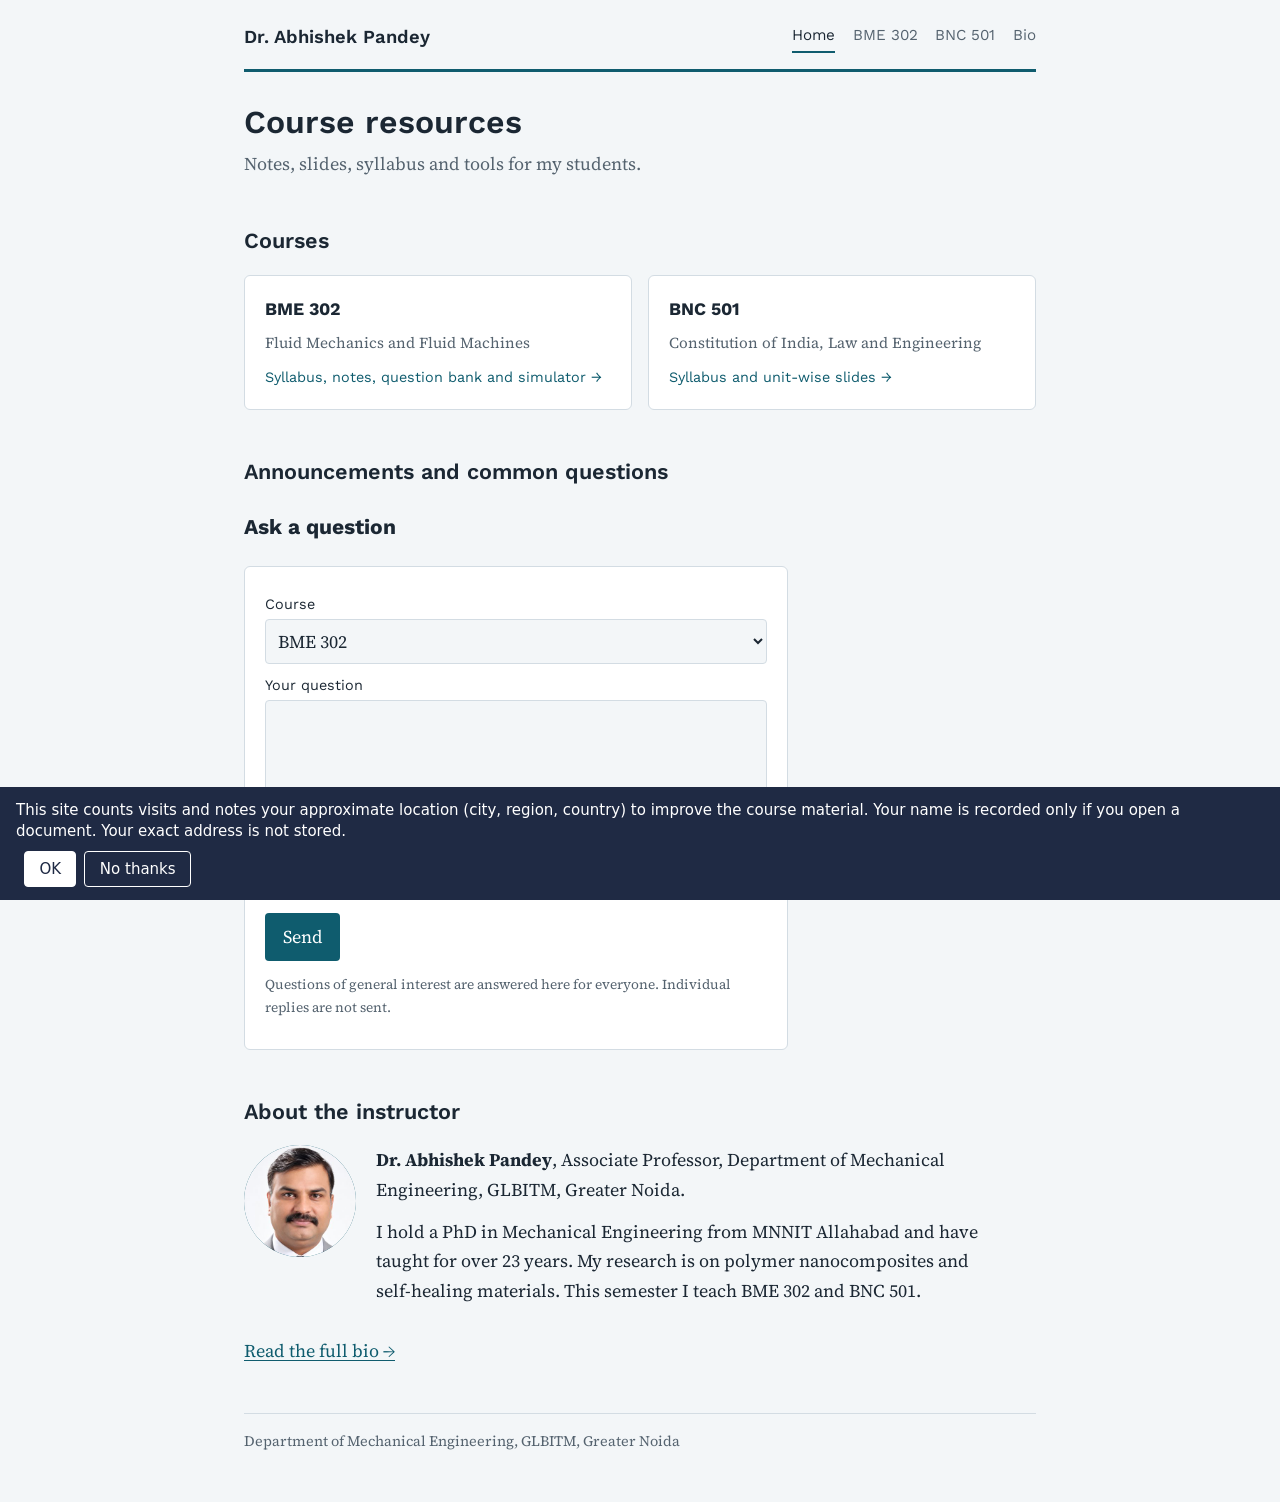
<file: index.html>
<!DOCTYPE html>
<html lang="en">
<head>
<meta charset="utf-8">
<meta name="viewport" content="width=device-width, initial-scale=1">
<title>Course resources: BME 302 and BNC 501</title>
<link rel="preconnect" href="https://fonts.googleapis.com">
<link href="https://fonts.googleapis.com/css2?family=Source+Serif+4:wght@400;600&family=Work+Sans:wght@500;600&display=swap" rel="stylesheet">
<link rel="stylesheet" href="style.css">
<script src="config.js"></script>
<script src="site.js" defer></script>
</head>
<body>
<div class="site">
<div class="top"><a class="brand" href="index.html">Dr. Abhishek Pandey</a><nav><a href="index.html" aria-current="page">Home</a><a href="bme302.html">BME 302</a><a href="bnc501.html">BNC 501</a><a href="bio.html">Bio</a></nav></div>
<main>
<h1>Course resources</h1>
<p class="lead">Notes, slides, syllabus and tools for my students.</p>
<section aria-labelledby="courses"><h2 id="courses">Courses</h2>
<div class="cards">
<a class="card" href="bme302.html"><h3>BME 302</h3><p>Fluid Mechanics and Fluid Machines</p><span class="go">Syllabus, notes, question bank and simulator &rarr;</span></a>
<a class="card" href="bnc501.html"><h3>BNC 501</h3><p>Constitution of India, Law and Engineering</p><span class="go">Syllabus and unit-wise slides &rarr;</span></a>
</div></section>
<section id="board" aria-labelledby="bh" hidden>
<h2 id="bh">Announcements and common questions</h2>
<h3 id="ann-h" hidden>Announcements</h3><div id="ann"></div>
<h3 id="faq-h" hidden>Common questions</h3><div id="faq"></div>
<h3>Ask a question</h3>
<form id="qform" class="qform">
<label for="qc">Course</label><select id="qc"><option>BME 302</option><option>BNC 501</option><option>Other</option></select>
<label for="q">Your question</label><textarea id="q" rows="3" required></textarea>
<label for="qn">Your name (optional)</label><input id="qn" autocomplete="off">
<button type="submit">Send</button>
<p id="qmsg" class="small" role="status">Questions of general interest are answered here for everyone. Individual replies are not sent.</p>
</form>
</section>
<section aria-labelledby="about"><h2 id="about">About the instructor</h2>
<div class="bio"><img class="avatar" alt="Dr. Abhishek Pandey" src="photo.jpg"><div><p><strong>Dr. Abhishek Pandey</strong>, Associate Professor, Department of Mechanical Engineering, GLBITM, Greater Noida.</p><p>I hold a PhD in Mechanical Engineering from MNNIT Allahabad and have taught for over 23 years. My research is on polymer nanocomposites and self-healing materials. This semester I teach BME 302 and BNC 501.</p></div></div>
<p><a href="bio.html">Read the full bio &rarr;</a></p></section>
</main>
<footer>Department of Mechanical Engineering, GLBITM, Greater Noida<br><span id="stat"></span></footer>
</div>
</body>
</html>
</file>
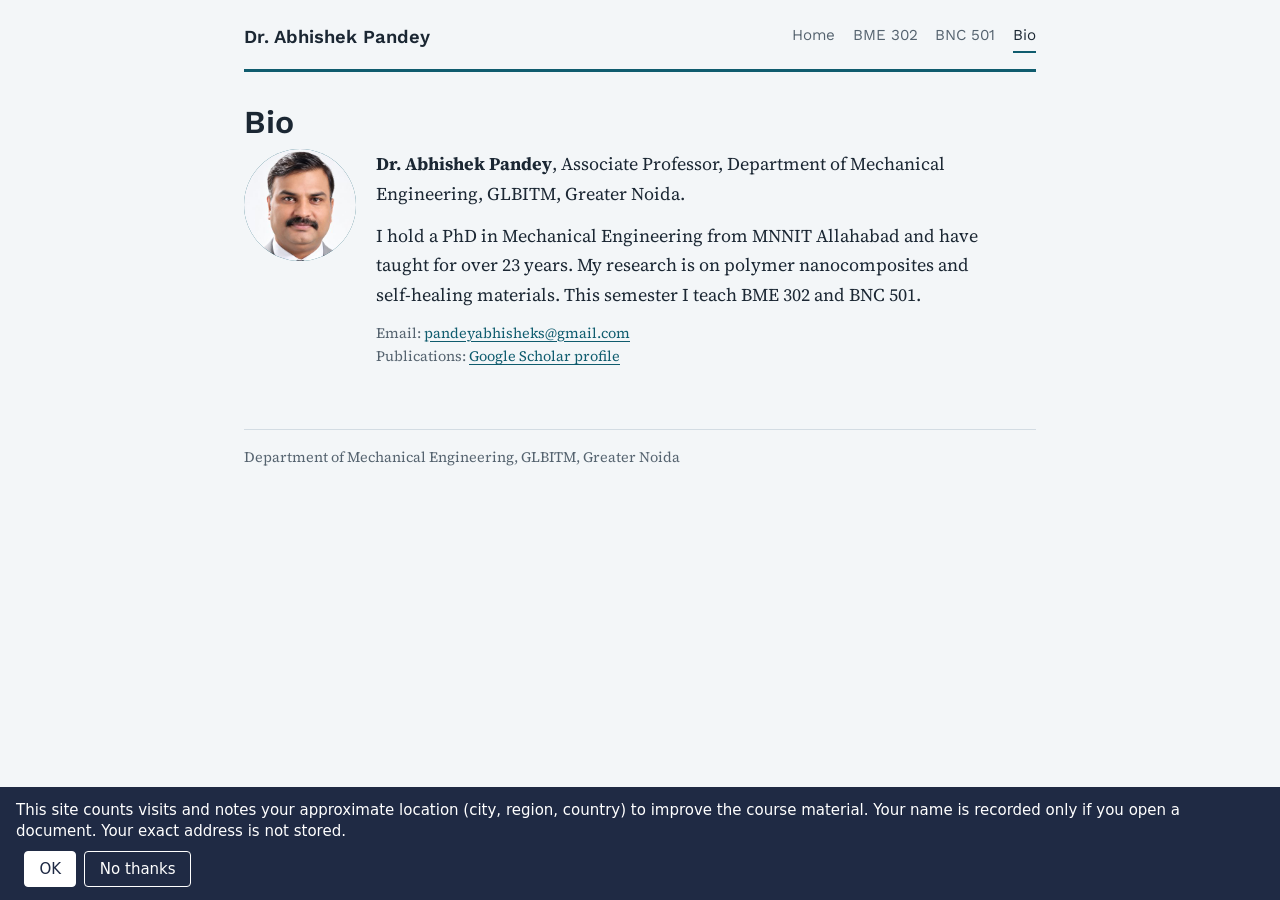
<file: bio.html>
<!DOCTYPE html>
<html lang="en">
<head>
<meta charset="utf-8">
<meta name="viewport" content="width=device-width, initial-scale=1">
<title>Bio: Dr. Abhishek Pandey</title>
<link rel="preconnect" href="https://fonts.googleapis.com">
<link href="https://fonts.googleapis.com/css2?family=Source+Serif+4:wght@400;600&family=Work+Sans:wght@500;600&display=swap" rel="stylesheet">
<link rel="stylesheet" href="style.css">
<script src="config.js"></script>
<script src="site.js" defer></script>
</head>
<body>
<div class="site">
<div class="top"><a class="brand" href="index.html">Dr. Abhishek Pandey</a><nav><a href="index.html">Home</a><a href="bme302.html">BME 302</a><a href="bnc501.html">BNC 501</a><a href="bio.html" aria-current="page">Bio</a></nav></div>
<main>
<h1>Bio</h1>
<section aria-labelledby="bio"><div class="bio"><img class="avatar" alt="Dr. Abhishek Pandey" src="photo.jpg"><div><p><strong>Dr. Abhishek Pandey</strong>, Associate Professor, Department of Mechanical Engineering, GLBITM, Greater Noida.</p><p>I hold a PhD in Mechanical Engineering from MNNIT Allahabad and have taught for over 23 years. My research is on polymer nanocomposites and self-healing materials. This semester I teach BME 302 and BNC 501.</p><p class="note">Email: <a href="mailto:pandeyabhisheks@gmail.com">pandeyabhisheks@gmail.com</a><br>Publications: <a href="https://scholar.google.com/citations?user=23wGDJIAAAAJ&amp;hl=en" target="_blank" rel="noopener">Google Scholar profile</a></p></div></div></section>
</main>
<footer>Department of Mechanical Engineering, GLBITM, Greater Noida<br><span id="stat"></span></footer>
</div>
</body>
</html>
</file>
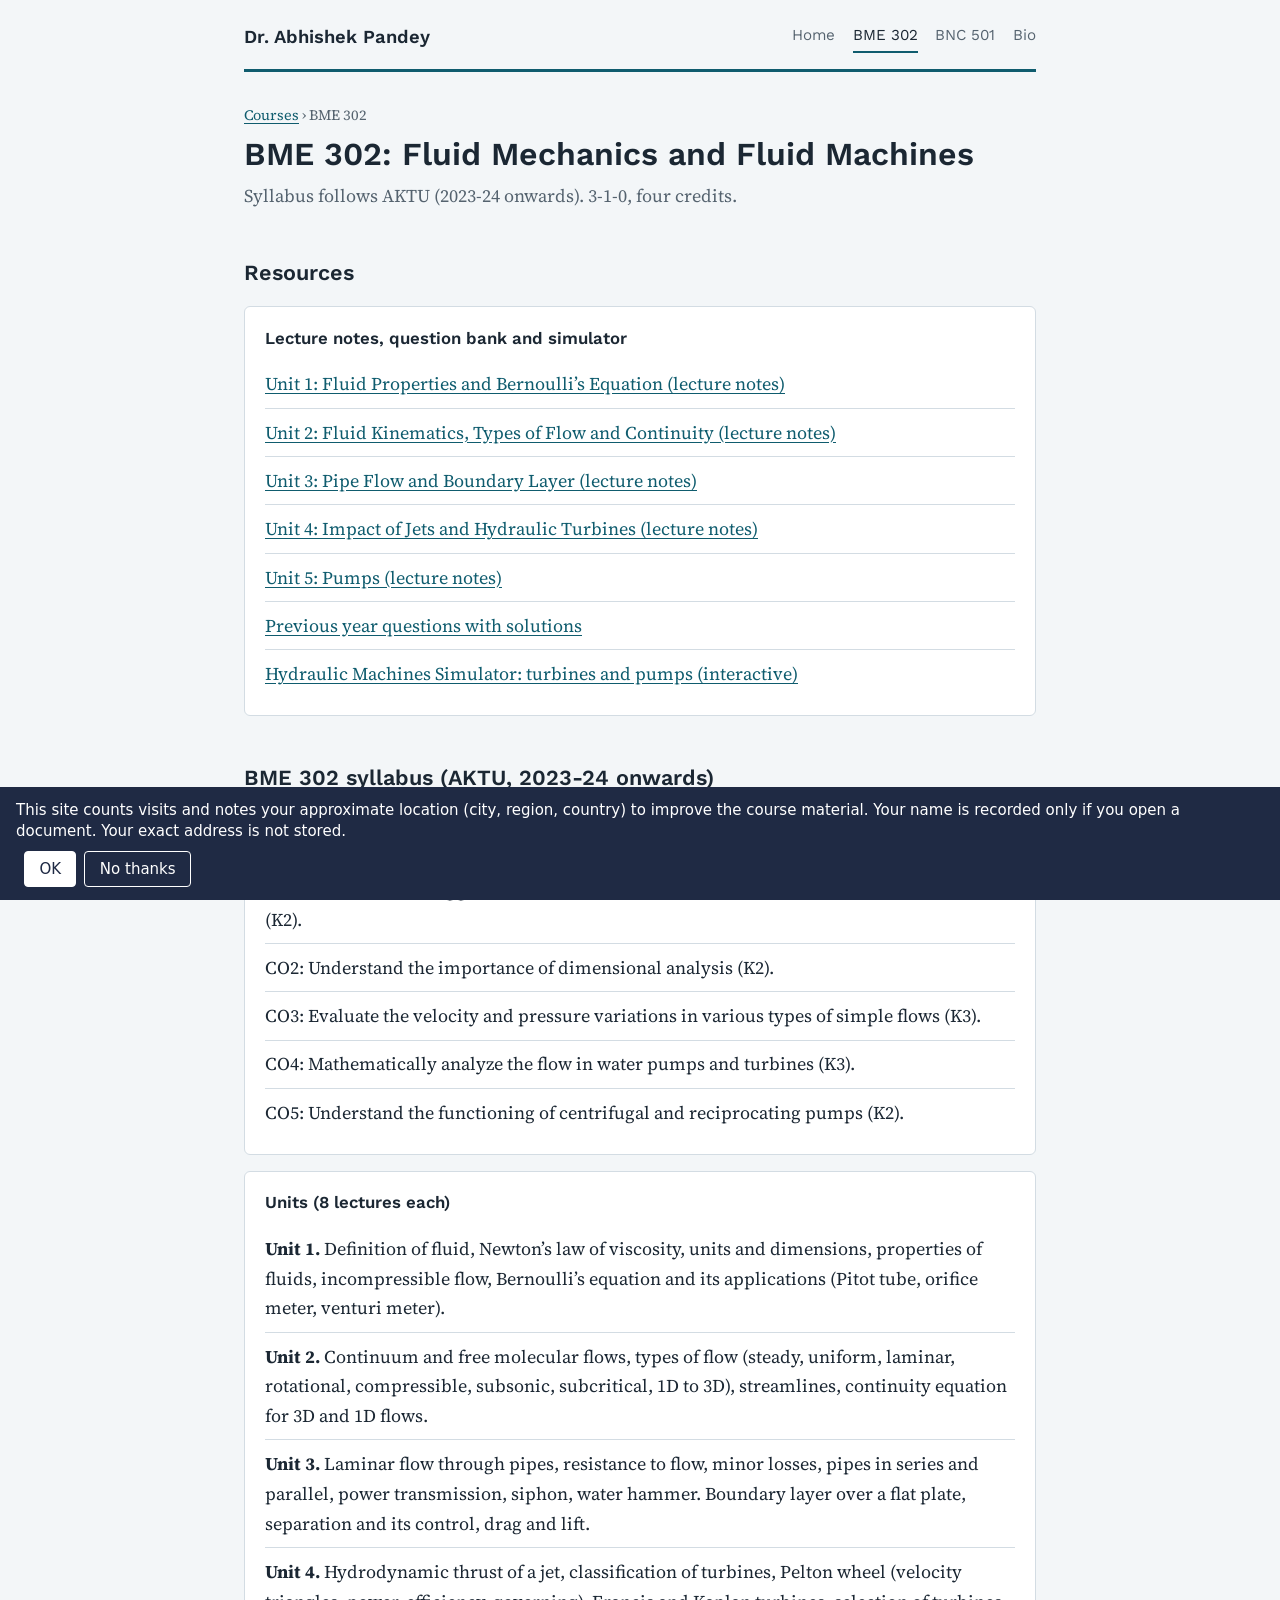
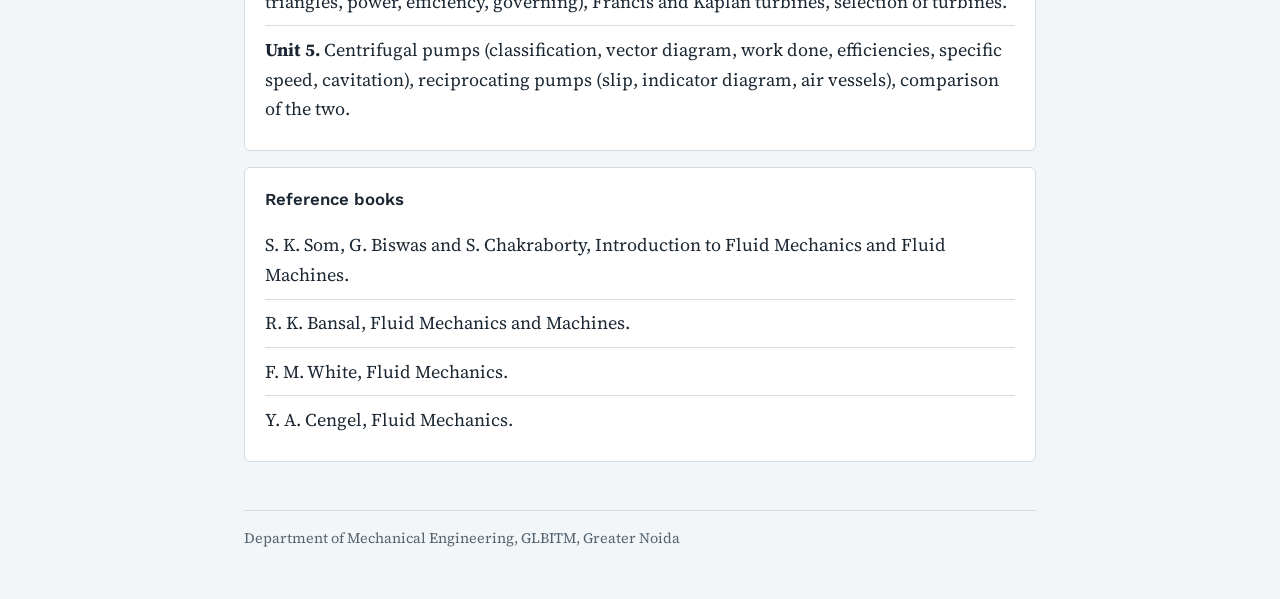
<file: bme302.html>
<!DOCTYPE html>
<html lang="en">
<head>
<meta charset="utf-8">
<meta name="viewport" content="width=device-width, initial-scale=1">
<title>BME 302: Fluid Mechanics and Fluid Machines</title>
<link rel="preconnect" href="https://fonts.googleapis.com">
<link href="https://fonts.googleapis.com/css2?family=Source+Serif+4:wght@400;600&family=Work+Sans:wght@500;600&display=swap" rel="stylesheet">
<link rel="stylesheet" href="style.css">
<script src="config.js"></script>
<script src="site.js" defer></script>
</head>
<body>
<div class="site">
<div class="top"><a class="brand" href="index.html">Dr. Abhishek Pandey</a><nav><a href="index.html">Home</a><a href="bme302.html" aria-current="page">BME 302</a><a href="bnc501.html">BNC 501</a><a href="bio.html">Bio</a></nav></div>
<main>
<p class="crumb"><a href="index.html">Courses</a> &rsaquo; BME 302</p>
<h1>BME 302: Fluid Mechanics and Fluid Machines</h1>
<p class="lead">Syllabus follows AKTU (2023-24 onwards). 3-1-0, four credits.</p>
<section aria-labelledby="res"><h2 id="res">Resources</h2>
<div class="group">
    <h3>Lecture notes, question bank and simulator</h3>
    <ul>
      <li><a href="viewer.html?f=BME302_Unit_I_Lecture_Notes.pdf">Unit 1: Fluid Properties and Bernoulli’s Equation (lecture notes)</a></li>
      <li><a href="viewer.html?f=BME302_Unit_II_Lecture_Notes.pdf">Unit 2: Fluid Kinematics, Types of Flow and Continuity (lecture notes)</a></li>
      <li><a href="viewer.html?f=BME302_Unit_III_Lecture_Notes.pdf">Unit 3: Pipe Flow and Boundary Layer (lecture notes)</a></li>
      <li><a href="viewer.html?f=BME302_Unit_IV_Lecture_Notes.pdf">Unit 4: Impact of Jets and Hydraulic Turbines (lecture notes)</a></li>
      <li><a href="viewer.html?f=BME302_Unit_V_Lecture_Notes.pdf">Unit 5: Pumps (lecture notes)</a></li>
      <li><a href="viewer.html?f=BME302_PYQ_Solutions.pdf">Previous year questions with solutions</a></li>
      <li><a href="hydraulic-machines-simulator.html" target="_blank" rel="noopener">Hydraulic Machines Simulator: turbines and pumps (interactive)</a></li>
    </ul>
  </div></section>
<section aria-labelledby="syl">
  <h2 id="syl">BME 302 syllabus (AKTU, 2023-24 onwards)</h2>
  <div class="group">
    <h3>Course outcomes</h3>
    <ul>
      <li>CO1: Understand the application of mass and momentum conservation laws for fluid flows (K2).</li>
      <li>CO2: Understand the importance of dimensional analysis (K2).</li>
      <li>CO3: Evaluate the velocity and pressure variations in various types of simple flows (K3).</li>
      <li>CO4: Mathematically analyze the flow in water pumps and turbines (K3).</li>
      <li>CO5: Understand the functioning of centrifugal and reciprocating pumps (K2).</li>
    </ul>
  </div>
  <div class="group">
    <h3>Units (8 lectures each)</h3>
    <ul>
      <li><strong>Unit 1.</strong> Definition of fluid, Newton’s law of viscosity, units and dimensions, properties of fluids, incompressible flow, Bernoulli’s equation and its applications (Pitot tube, orifice meter, venturi meter).</li>
      <li><strong>Unit 2.</strong> Continuum and free molecular flows, types of flow (steady, uniform, laminar, rotational, compressible, subsonic, subcritical, 1D to 3D), streamlines, continuity equation for 3D and 1D flows.</li>
      <li><strong>Unit 3.</strong> Laminar flow through pipes, resistance to flow, minor losses, pipes in series and parallel, power transmission, siphon, water hammer. Boundary layer over a flat plate, separation and its control, drag and lift.</li>
      <li><strong>Unit 4.</strong> Hydrodynamic thrust of a jet, classification of turbines, Pelton wheel (velocity triangles, power, efficiency, governing), Francis and Kaplan turbines, selection of turbines.</li>
      <li><strong>Unit 5.</strong> Centrifugal pumps (classification, vector diagram, work done, efficiencies, specific speed, cavitation), reciprocating pumps (slip, indicator diagram, air vessels), comparison of the two.</li>
    </ul>
  </div>
  <div class="group">
    <h3>Reference books</h3>
    <ul>
      <li>S. K. Som, G. Biswas and S. Chakraborty, Introduction to Fluid Mechanics and Fluid Machines.</li>
      <li>R. K. Bansal, Fluid Mechanics and Machines.</li>
      <li>F. M. White, Fluid Mechanics.</li>
      <li>Y. A. Cengel, Fluid Mechanics.</li>
    </ul>
  </div>
</section>
</main>
<footer>Department of Mechanical Engineering, GLBITM, Greater Noida<br><span id="stat"></span></footer>
</div>
</body>
</html>
</file>
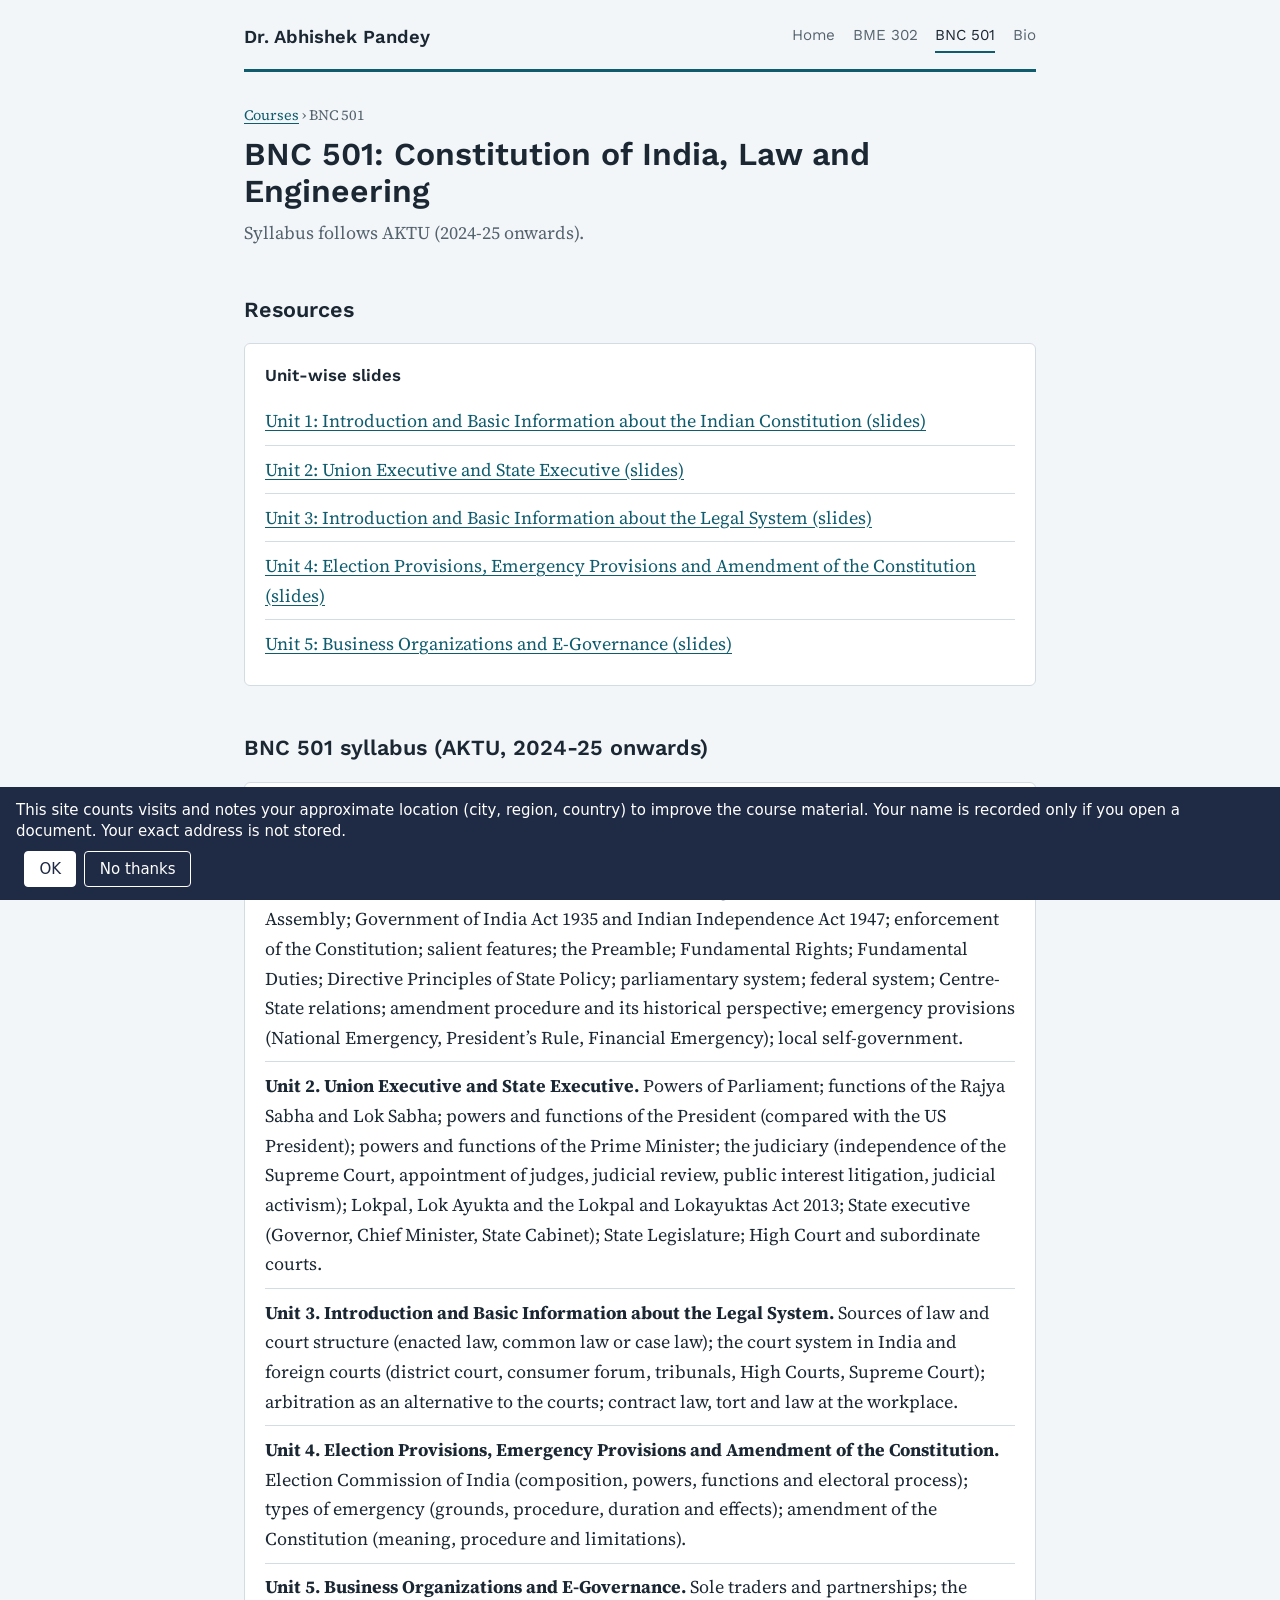
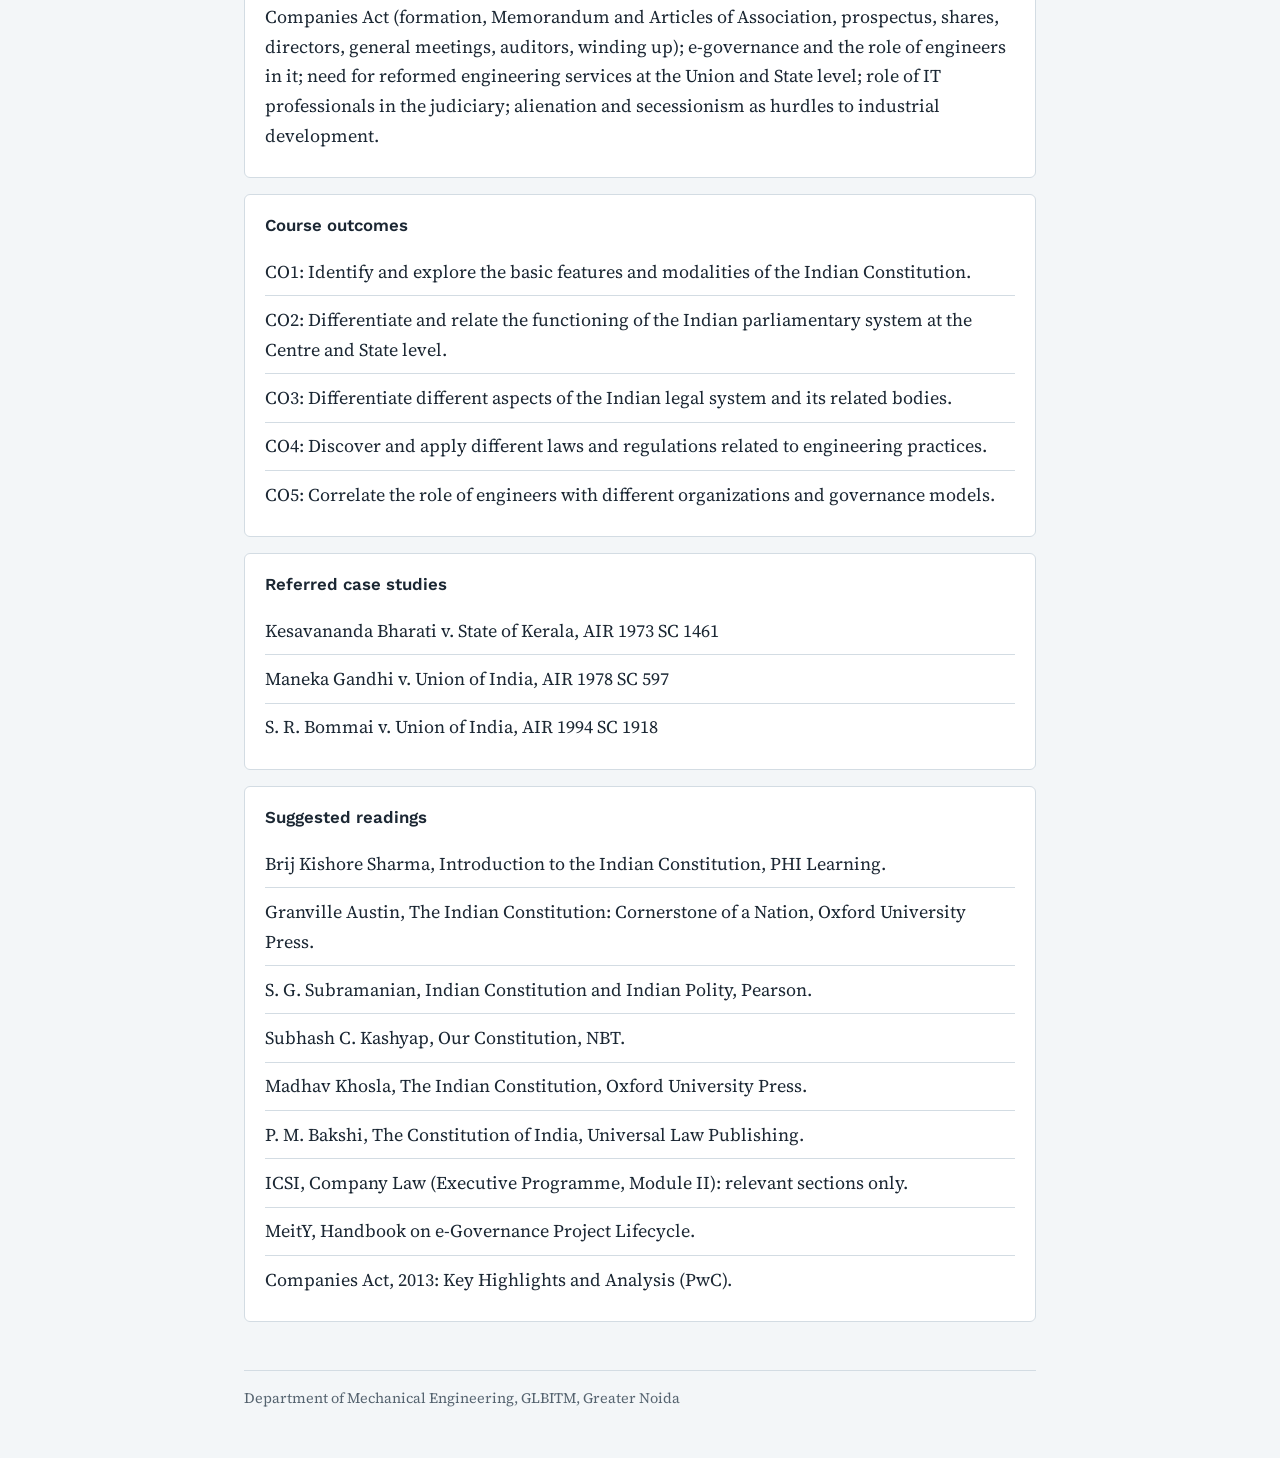
<file: bnc501.html>
<!DOCTYPE html>
<html lang="en">
<head>
<meta charset="utf-8">
<meta name="viewport" content="width=device-width, initial-scale=1">
<title>BNC 501: Constitution of India, Law and Engineering</title>
<link rel="preconnect" href="https://fonts.googleapis.com">
<link href="https://fonts.googleapis.com/css2?family=Source+Serif+4:wght@400;600&family=Work+Sans:wght@500;600&display=swap" rel="stylesheet">
<link rel="stylesheet" href="style.css">
<script src="config.js"></script>
<script src="site.js" defer></script>
</head>
<body>
<div class="site">
<div class="top"><a class="brand" href="index.html">Dr. Abhishek Pandey</a><nav><a href="index.html">Home</a><a href="bme302.html">BME 302</a><a href="bnc501.html" aria-current="page">BNC 501</a><a href="bio.html">Bio</a></nav></div>
<main>
<p class="crumb"><a href="index.html">Courses</a> &rsaquo; BNC 501</p>
<h1>BNC 501: Constitution of India, Law and Engineering</h1>
<p class="lead">Syllabus follows AKTU (2024-25 onwards).</p>
<section aria-labelledby="res"><h2 id="res">Resources</h2>
<div class="group">
    <h3>Unit-wise slides</h3>
    <ul>
      <li><a href="viewer.html?f=BNC501_Unit_1.pdf">Unit 1: Introduction and Basic Information about the Indian Constitution (slides)</a></li>
      <li><a href="viewer.html?f=BNC501_Unit_2.pdf">Unit 2: Union Executive and State Executive (slides)</a></li>
      <li><a href="viewer.html?f=BNC501_Unit_3.pdf">Unit 3: Introduction and Basic Information about the Legal System (slides)</a></li>
      <li><a href="viewer.html?f=BNC501_Unit_4.pdf">Unit 4: Election Provisions, Emergency Provisions and Amendment of the Constitution (slides)</a></li>
      <li><a href="viewer.html?f=BNC501_Unit_5.pdf">Unit 5: Business Organizations and E-Governance (slides)</a></li>
    </ul>
  </div></section>
<section aria-labelledby="syl2">
  <h2 id="syl2">BNC 501 syllabus (AKTU, 2024-25 onwards)</h2>
  <div class="group">
    <h3>Units</h3>
    <ul>
      <li><strong>Unit 1. Introduction and Basic Information about the Indian Constitution.</strong> Meaning of constitution, law and constitutionalism; historical background of the Constituent Assembly; Government of India Act 1935 and Indian Independence Act 1947; enforcement of the Constitution; salient features; the Preamble; Fundamental Rights; Fundamental Duties; Directive Principles of State Policy; parliamentary system; federal system; Centre-State relations; amendment procedure and its historical perspective; emergency provisions (National Emergency, President’s Rule, Financial Emergency); local self-government.</li>
      <li><strong>Unit 2. Union Executive and State Executive.</strong> Powers of Parliament; functions of the Rajya Sabha and Lok Sabha; powers and functions of the President (compared with the US President); powers and functions of the Prime Minister; the judiciary (independence of the Supreme Court, appointment of judges, judicial review, public interest litigation, judicial activism); Lokpal, Lok Ayukta and the Lokpal and Lokayuktas Act 2013; State executive (Governor, Chief Minister, State Cabinet); State Legislature; High Court and subordinate courts.</li>
      <li><strong>Unit 3. Introduction and Basic Information about the Legal System.</strong> Sources of law and court structure (enacted law, common law or case law); the court system in India and foreign courts (district court, consumer forum, tribunals, High Courts, Supreme Court); arbitration as an alternative to the courts; contract law, tort and law at the workplace.</li>
      <li><strong>Unit 4. Election Provisions, Emergency Provisions and Amendment of the Constitution.</strong> Election Commission of India (composition, powers, functions and electoral process); types of emergency (grounds, procedure, duration and effects); amendment of the Constitution (meaning, procedure and limitations).</li>
      <li><strong>Unit 5. Business Organizations and E-Governance.</strong> Sole traders and partnerships; the Companies Act (formation, Memorandum and Articles of Association, prospectus, shares, directors, general meetings, auditors, winding up); e-governance and the role of engineers in it; need for reformed engineering services at the Union and State level; role of IT professionals in the judiciary; alienation and secessionism as hurdles to industrial development.</li>
    </ul>
  </div>
  <div class="group">
    <h3>Course outcomes</h3>
    <ul>
      <li>CO1: Identify and explore the basic features and modalities of the Indian Constitution.</li>
      <li>CO2: Differentiate and relate the functioning of the Indian parliamentary system at the Centre and State level.</li>
      <li>CO3: Differentiate different aspects of the Indian legal system and its related bodies.</li>
      <li>CO4: Discover and apply different laws and regulations related to engineering practices.</li>
      <li>CO5: Correlate the role of engineers with different organizations and governance models.</li>
    </ul>
  </div>
  <div class="group">
    <h3>Referred case studies</h3>
    <ul>
      <li>Kesavananda Bharati v. State of Kerala, AIR 1973 SC 1461</li>
      <li>Maneka Gandhi v. Union of India, AIR 1978 SC 597</li>
      <li>S. R. Bommai v. Union of India, AIR 1994 SC 1918</li>
    </ul>
  </div>
  <div class="group">
    <h3>Suggested readings</h3>
    <ul>
      <li>Brij Kishore Sharma, Introduction to the Indian Constitution, PHI Learning.</li>
      <li>Granville Austin, The Indian Constitution: Cornerstone of a Nation, Oxford University Press.</li>
      <li>S. G. Subramanian, Indian Constitution and Indian Polity, Pearson.</li>
      <li>Subhash C. Kashyap, Our Constitution, NBT.</li>
      <li>Madhav Khosla, The Indian Constitution, Oxford University Press.</li>
      <li>P. M. Bakshi, The Constitution of India, Universal Law Publishing.</li>
      <li>ICSI, Company Law (Executive Programme, Module II): relevant sections only.</li>
      <li>MeitY, Handbook on e-Governance Project Lifecycle.</li>
      <li>Companies Act, 2013: Key Highlights and Analysis (PwC).</li>
    </ul>
  </div>
</section>
</main>
<footer>Department of Mechanical Engineering, GLBITM, Greater Noida<br><span id="stat"></span></footer>
</div>
</body>
</html>
</file>
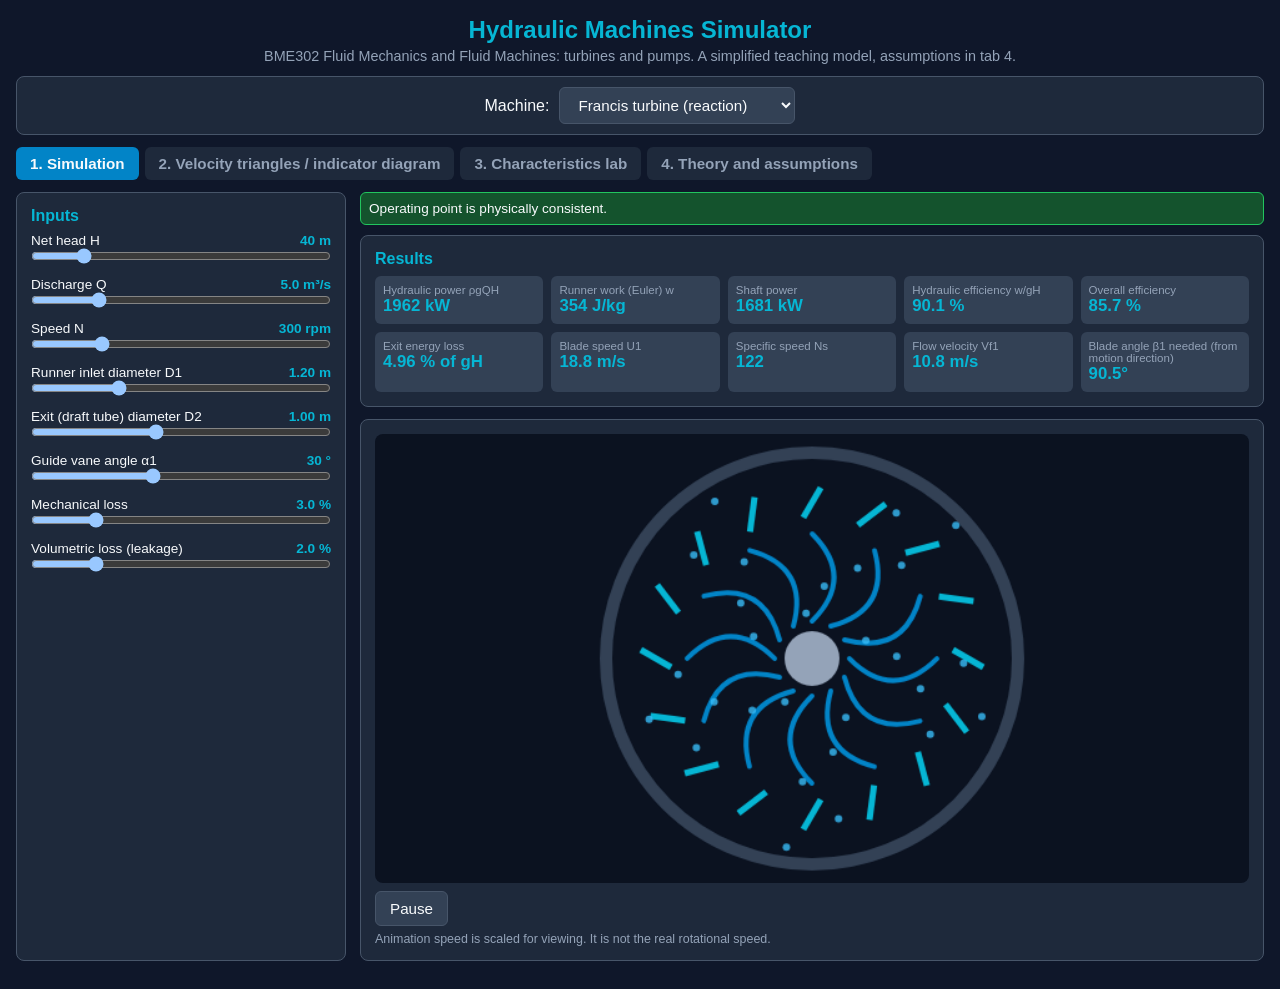
<file: hydraulic-machines-simulator.html>
<!DOCTYPE html>
<html lang="en"><head><meta charset="UTF-8"><meta name="viewport" content="width=device-width,initial-scale=1,viewport-fit=cover">
<title>Hydraulic Machines Simulator (BME302)</title>
<style>
:root{--bg:#0f172a;--c1:#1e293b;--c2:#334155;--ac:#06b6d4;--bl:#0284c7;--tx:#f8fafc;--mu:#94a3b8;--bd:#475569}
*{box-sizing:border-box;margin:0;padding:0;font-family:'Segoe UI',Tahoma,sans-serif}
body{background:var(--bg);color:var(--tx);padding:16px;padding-top:max(16px,env(safe-area-inset-top));padding-bottom:max(16px,env(safe-area-inset-bottom));min-height:100%}
html{background:#0f172a;color-scheme:dark}
h1{color:var(--ac);font-size:1.5rem;text-align:center}.sub{color:var(--mu);text-align:center;font-size:.9rem;margin:4px 0 12px}
.bar{display:flex;justify-content:center;gap:10px;align-items:center;background:var(--c1);padding:10px;border-radius:8px;border:1px solid var(--bd);margin-bottom:12px;flex-wrap:wrap}
select,button{background:var(--c2);color:var(--tx);border:1px solid var(--bd);padding:8px 14px;border-radius:6px;font-size:.95rem;cursor:pointer}
.tabs{display:flex;gap:6px;flex-wrap:wrap;margin-bottom:12px}.tabs button{border:0;background:var(--c1);color:var(--mu);font-weight:600}
.tabs button.on,button:hover{background:var(--bl);color:var(--tx)}
.tab{display:none}.tab.on{display:block}
.grid{display:grid;grid-template-columns:minmax(260px,330px) 1fr;gap:14px}@media(max-width:800px){.grid{grid-template-columns:1fr}}
.card{background:var(--c1);border:1px solid var(--bd);border-radius:8px;padding:14px;margin-bottom:12px}
.card h3{color:var(--ac);font-size:1rem;margin-bottom:8px}
.sl{margin-bottom:10px;font-size:.85rem}.sl span{float:right;color:var(--ac);font-weight:700}.sl input[type=range]{width:100%}
.chk{display:block;margin:6px 0;font-size:.9rem}
.res{display:grid;grid-template-columns:repeat(auto-fit,minmax(150px,1fr));gap:8px}
.res div{background:var(--c2);border-radius:6px;padding:8px}.res small{color:var(--mu);display:block;font-size:.72rem}.res b{font-size:1.05rem;color:var(--ac)}
.warn{background:#7f1d1d;border:1px solid #ef4444;border-radius:6px;padding:8px;margin-bottom:10px;font-size:.85rem}.ok{background:#14532d;border-color:#22c55e}
canvas{width:100%;background:#0b1220;border-radius:8px;display:block}
table{width:100%;border-collapse:collapse;font-size:.8rem;margin-top:8px}td,th{border:1px solid var(--bd);padding:4px 6px;text-align:right}th{background:var(--c2)}
.th{font-size:.9rem;line-height:1.6;color:#cbd5e1}.th p{margin-bottom:8px}.th code{background:var(--c2);padding:1px 5px;border-radius:4px;color:var(--tx)}
.note{color:var(--mu);font-size:.78rem;margin-top:6px}
</style></head><body>
<h1>Hydraulic Machines Simulator</h1>
<p class="sub">BME302 Fluid Mechanics and Fluid Machines: turbines and pumps. A simplified teaching model, assumptions in tab 4.</p>
<div class="bar"><label for="m">Machine:</label><select id="m" onchange="load(this.value)">
<optgroup label="Turbines"><option value="pelton">Pelton wheel (impulse)</option><option value="francis" selected>Francis turbine (reaction)</option><option value="kaplan">Kaplan turbine (axial)</option></optgroup>
<optgroup label="Pumps"><option value="cpump">Centrifugal pump</option><option value="rpump">Reciprocating pump</option></optgroup></select></div>
<div class="tabs"><button class="on" onclick="tab(0,this)">1. Simulation</button><button onclick="tab(1,this)">2. Velocity triangles / indicator diagram</button><button onclick="tab(2,this)">3. Characteristics lab</button><button onclick="tab(3,this)">4. Theory and assumptions</button></div>

<div class="tab on" id="t0"><div class="grid"><div class="card"><h3>Inputs</h3><div id="ctl"></div></div>
<div><div id="warn"></div><div class="card"><h3>Results</h3><div class="res" id="res"></div></div>
<div class="card"><canvas id="cv" width="700" height="360" role="img" aria-label="Animated diagram of the selected machine"></canvas><div style="margin-top:8px"><button id="pp" onclick="playing=!playing;this.textContent=playing?'Pause':'Play'">Pause</button></div>
<p class="note">Animation speed is scaled for viewing. It is not the real rotational speed.</p></div></div></div></div>

<div class="tab" id="t1"><div class="card"><h3 id="t1h"></h3><canvas id="tri" width="860" height="420" role="img" aria-label="Velocity triangles or indicator diagram"></canvas><p class="note" id="t1n"></p></div></div>

<div class="tab" id="t2"><div class="card"><h3 id="t2h"></h3><canvas id="ch" width="860" height="380" role="img" aria-label="Characteristic curves"></canvas><p class="note" id="t2n"></p>
<div style="overflow-x:auto"><table id="tb"></table></div></div></div>

<div class="tab" id="t3"><div class="card"><h3>Theory and assumptions</h3><div class="th" id="th"></div></div></div>

<script>
const $=i=>document.getElementById(i),G=9.81,RHO=1000,PI=Math.PI,DR=PI/180;
const S=(k,l,u,mn,mx,v,st)=>({k,l,u,mn,mx,v,st});
const lm=S('lm','Mechanical loss','%',0,15,3,.5),lv=S('lv','Volumetric loss (leakage)','%',0,10,2,.5);
const M={
pelton:{s:[S('H','Net head H','m',100,800,300,5),S('Q','Jet discharge Q','m³/s',.2,4,1,.05),S('N','Speed N','rpm',150,1000,500,10),S('D1','Pitch circle diameter D','m',.5,3,1.3,.05),S('phi','Bucket exit angle φ','°',5,40,15,1),lm,lv]},
francis:{s:[S('H','Net head H','m',10,200,40,1),S('Q','Discharge Q','m³/s',1,20,5,.1),S('N','Speed N','rpm',100,1000,300,10),S('D1','Runner inlet diameter D1','m',.5,3,1.2,.05),S('D2','Exit (draft tube) diameter D2','m',.3,2,1,.05),S('a1','Guide vane angle α1','°',10,60,30,1),lm,lv]},
kaplan:{s:[S('H','Net head H','m',5,50,15,1),S('Q','Discharge Q','m³/s',2,40,12,.5),S('N','Speed N','rpm',60,500,250,10),S('D1','Runner tip diameter D','m',1,5,2.6,.05),S('a1','Guide vane angle α1','°',10,60,26,1),lm,lv]},
cpump:{s:[S('N','Speed N','rpm',600,3000,1450,10),S('D2','Impeller diameter D2','m',.1,.6,.3,.01),S('b2','Impeller width b2','m',.01,.08,.025,.001),S('B','Blade outlet angle β2','°',15,45,25,1),S('D1','Eye diameter D1','m',.05,.3,.14,.01),S('Hs','Static head Hs','m',0,40,15,.5),S('K','Pipe resistance K (H = Hs + K·Q²)','',500,20000,4000,100),S('hs','Suction lift (negative if flooded)','m',-3,8,3,.1),S('T','Water temperature','°C',5,90,20,1)]},
rpump:{s:[S('N','Crank speed N','rpm',20,120,60,1),S('L','Stroke L','m',.1,.6,.3,.01),S('D','Piston diameter D','m',.05,.3,.15,.005),S('sl','Slip','%',0,15,4,.5),S('hs','Suction head hs','m',0,8,3,.1),S('hd','Delivery head hd','m',5,60,20,1),S('ls','Suction pipe length','m',1,15,3,.5),S('ds','Suction pipe diameter','m',.05,.2,.12,.005),S('ld','Delivery pipe length','m',2,40,8,1),S('dd','Delivery pipe diameter','m',.05,.2,.1,.005)],chk:[['dbl','Double acting'],['air','Air vessels fitted']]}};
let cur='francis',p={},playing=true,rot=0,last=0,R0=null,lab=null;
const nf=v=>v==null||isNaN(v)?'-':Math.abs(v)>=100?v.toFixed(0):Math.abs(v)>=10?v.toFixed(1):v.toFixed(2);
const dp=s=>(String(s.st).split('.')[1]||'').length;

function load(k){cur=k;p={};M[k].s.forEach(s=>p[s.k]=s.v);(M[k].chk||[]).forEach(c=>p[c[0]]=false);
 const h=M[k].s.map(s=>`<div class="sl"><label for="i_${s.k}">${s.l}</label><span id="v_${s.k}"></span><input type="range" id="i_${s.k}" min="${s.mn}" max="${s.mx}" step="${s.st}" value="${s.v}" oninput="upd()"></div>`).join('')+(M[k].chk||[]).map(c=>`<label class="chk"><input type="checkbox" id="i_${c[0]}" onchange="upd()"> ${c[1]}</label>`).join('');
 $('ctl').innerHTML=h;upd();}
function readp(){M[cur].s.forEach(s=>{p[s.k]=+$('i_'+s.k).value;$('v_'+s.k).textContent=p[s.k].toFixed(dp(s))+' '+s.u});(M[cur].chk||[]).forEach(c=>p[c[0]]=$('i_'+c[0]).checked)}

/* ---------- turbines ---------- */
function turb(q,k){
 const Pin=RHO*G*q.Q*q.H,Qr=q.Q*(1-q.lv/100),gh=G*q.H;let W,i,o,ex=[],U1;
 if(k=='pelton'){const V1=.98*Math.sqrt(2*gh);U1=PI*q.D1*q.N/60;const Vr=V1-U1,c=Math.cos(q.phi*DR),s=Math.sin(q.phi*DR);
  W=U1*Vr*(1+.95*c);i={U:U1,Vw:V1,Vf:0};o={U:U1,Vw:U1-.95*Vr*c,Vf:.95*Vr*s};
  ex=[['Jet speed V1',nf(V1)+' m/s'],['Jet diameter d',nf(Math.sqrt(4*Qr/PI/V1)*1000)+' mm'],['Speed ratio U/V1',(U1/V1).toFixed(2)]];}
 else{let A1,U2;if(k=='francis'){U1=PI*q.D1*q.N/60;U2=PI*q.D2*q.N/60;A1=PI*q.D1*.1*q.D1}else{U1=U2=PI*.7*q.D1*q.N/60;A1=PI/4*q.D1*q.D1*.84}
  const Vf1=Qr/A1,Vw=Vf1/Math.tan(q.a1*DR),Vf2=k=='francis'?Qr/(PI/4*q.D2*q.D2):Vf1;W=U1*Vw;i={U:U1,Vw,Vf:Vf1};o={U:U2,Vw:0,Vf:Vf2};
  ex=[['Flow velocity Vf1',nf(Vf1)+' m/s'],['Blade angle β1 needed (from motion direction)',nf(Math.atan2(Vf1,Vw-U1)/DR)+'°']];}
 const ke=(o.Vw*o.Vw+o.Vf*o.Vf)/2,Ps=RHO*Qr*W*(1-q.lm/100),w=[];
 if(W+ke>gh*1.001)w.push('Energy balance violated: runner work plus exit energy is more than the head available. Reduce N or D, or change the angle.');
 if(k=='pelton'&&U1>=.98*Math.sqrt(2*gh))w.push('Bucket speed is not below jet speed, so there is no useful jet action.');
 return{res:[['Hydraulic power ρgQH',nf(Pin/1e3)+' kW'],['Runner work (Euler) w',nf(W)+' J/kg'],['Shaft power',nf(Ps/1e3)+' kW'],['Hydraulic efficiency w/gH',nf(W/gh*100)+' %'],['Overall efficiency',nf(Ps/Pin*100)+' %'],['Exit energy loss',nf(ke/gh*100)+' % of gH'],['Blade speed U1',nf(U1)+' m/s'],['Specific speed Ns',nf(q.N*Math.sqrt(Ps/1e3)/Math.pow(q.H,1.25))],...ex],
  warn:w,tri:[['Inlet triangle',i],['Outlet triangle',o]],Ps,eta:Ps/Pin};}

/* ---------- centrifugal pump ---------- */
function cp(q){
 const U2=PI*q.D2*q.N/60,cot=1/Math.tan(q.B*DR),Ar=PI*q.D2*q.b2,sg=.85,kin=600*Math.pow(.3/q.D2,4);
 const Ht=x=>sg*U2*U2/G-U2*cot/G*x/Ar,Ha=x=>Ht(x)-kin*x*x,Hy=x=>q.Hs+q.K*x*x,Qm=sg*U2*Ar/cot;
 let lo=0,hi=Qm,Q=0;const w=[];
 if(Ha(0)>Hy(0)){for(let n=0;n<60;n++){const m=(lo+hi)/2;Ha(m)>Hy(m)?lo=m:hi=m}Q=(lo+hi)/2}else w.push('Shut-off head is below the static head, so the pump delivers no flow. Raise N or D2, or lower Hs.');
 const em=.95,ev=.96,eff=x=>{const h=Ha(x),t=Ht(x);return t>0&&h>0?h/t*em*ev*100:null},BP=x=>RHO*G*x/ev*Ht(x)/em/1e3;
 const H=Ha(Q),Hth=Ht(Q),Vf2=Q/Ar,Vw2=sg*U2-Vf2*cot,BPq=BP(Q);
 const pvm=Math.pow(10,8.07131-1730.63/(233.426+q.T))*.133322*1000/(RHO*G),hf=100*Q*Q;
 const Na=101.3e3/(RHO*G)-pvm-q.hs-hf,V1=Q/(PI/4*q.D1*q.D1),U1=PI*q.D1*q.N/60,Nr=1.1*V1*V1/2/G+.3*(V1*V1+U1*U1)/2/G;
 if(Q>0&&Na<Nr)w.push('Cavitation risk: NPSH available ('+nf(Na)+' m) is below NPSH required ('+nf(Nr)+' m). Reduce suction lift or water temperature.');
 const xs=[],n=40;for(let j=0;j<=n;j++)xs.push(Qm*j/n);
 return{res:[['Operating flow Q',nf(Q*1000)+' L/s'],['Operating head H',nf(H)+' m'],['Euler head (before losses)',nf(Hth)+' m'],['Hydraulic efficiency',nf(Hth>0?H/Hth*100:0)+' %'],['Overall efficiency',nf(Q>0?RHO*G*Q*H/1e3/BPq*100:0)+' %'],['Brake power',nf(BPq)+' kW'],['Specific speed Ns',nf(Q>0&&H>0?q.N*Math.sqrt(Q)/Math.pow(H,.75):0)],['NPSH available',nf(Na)+' m'],['NPSH required',nf(Nr)+' m']],
  warn:w,tri:[['Outlet triangle',{U:U2,Vw:Vw2,Vf:Vf2}]],Q,H,xs,Ha,Hy,eff,BP,Qm};}

/* ---------- reciprocating pump ---------- */
function rp(q){
 const om=2*PI*q.N/60,r=q.L/2,A=PI*q.D*q.D/4,k=q.dbl?2:1,Qt=k*A*q.L*q.N/60,Q=Qt*(1-q.sl/100),f=q.air?.1:1,Ha=10.33,w=[];
 const has=f*q.ls/G*(A/(PI/4*q.ds*q.ds))*om*om*r,had=f*q.ld/G*(A/(PI/4*q.dd*q.dd))*om*om*r,sepM=Ha-q.hs-has;
 if(sepM<2.5)w.push('Separation risk: absolute head at the start of the suction stroke is '+nf(sepM)+' m of water, below about 2.5 m. Fit an air vessel, shorten the suction pipe or lower hs.');
 const P=RHO*G*Q*(q.hs+q.hd)/1e3;
 return{res:[['Theoretical discharge',nf(Qt*1000)+' L/s'],['Actual discharge',nf(Q*1000)+' L/s'],['Slip',nf(q.sl)+' %'],['Suction acceleration head',nf(has)+' m'],['Delivery acceleration head',nf(had)+' m'],['Abs. head, start of suction',nf(sepM)+' m'],['Water power ρgQ(hs+hd)',nf(P)+' kW'],['Shaft power (80 % assumed)',nf(P/.8)+' kW']],
  warn:w,has,had,Ha,sepM,Q,P};}

function calc(q,k){return M[k].s.some(s=>s.k=='lv')?turb(q,k):k=='cpump'?cp(q):rp(q)}

function upd(){readp();const r=calc(p,cur);R0=r;
 $('res').innerHTML=r.res.map(x=>`<div><small>${x[0]}</small><b>${x[1]}</b></div>`).join('');
 $('warn').innerHTML=r.warn.length?r.warn.map(x=>`<div class="warn">${x}</div>`).join(''):'<div class="warn ok">Operating point is physically consistent.</div>';
 drawTri();drawLab();$('th').innerHTML=TH[cur];}
function tab(n,b){document.querySelectorAll('.tab').forEach((e,j)=>e.classList.toggle('on',j==n));document.querySelectorAll('.tabs button').forEach(e=>e.classList.remove('on'));b.classList.add('on')}

/* ---------- generic chart ---------- */
function chart(cv,Sr,xl,yl,yr,mark){
 const c=cv.getContext('2d'),W=cv.width,H=cv.height,L=64,Rr=yr?64:22,T=26,B=50;c.clearRect(0,0,W,H);
 const xs=Sr.flatMap(s=>s.x),x0=Math.min(...xs),x1=Math.max(...xs);
 const rg=a=>{const v=Sr.filter(s=>(s.ax||0)==a).flatMap(s=>s.y.filter(y=>y!=null));if(!v.length)return[0,1];let lo=Math.min(0,...v),hi=Math.max(...v);if(hi<=lo)hi=lo+1;return[lo,hi*1.08]};
 const Y=[rg(0),rg(1)],px=x=>L+(x-x0)/((x1-x0)||1)*(W-L-Rr),py=(y,a=0)=>H-B-(y-Y[a][0])/(Y[a][1]-Y[a][0])*(H-B-T);
 c.font='12px sans-serif';
 for(let i=0;i<=5;i++){const gy=T+i*(H-B-T)/5;c.strokeStyle='#334155';c.beginPath();c.moveTo(L,gy);c.lineTo(W-Rr,gy);c.stroke();
  [0,1].forEach(a=>{if(a&&!yr)return;const s=Sr.find(t=>(t.ax||0)==a);c.fillStyle=s?s.c:'#94a3b8';c.textAlign=a?'left':'right';c.fillText(nf(Y[a][1]-(Y[a][1]-Y[a][0])*i/5),a?W-Rr+6:L-6,gy+4)});
  const gx=L+i*(W-L-Rr)/5;c.fillStyle='#94a3b8';c.textAlign='center';c.fillText(nf(x0+(x1-x0)*i/5),gx,H-B+16)}
 c.fillStyle='#94a3b8';c.fillText(xl,(L+W-Rr)/2,H-8);c.save();c.translate(14,(T+H-B)/2);c.rotate(-PI/2);c.fillText(yl,0,0);c.restore();
 if(yr){c.save();c.translate(W-10,(T+H-B)/2);c.rotate(PI/2);c.fillText(yr,0,0);c.restore()}
 Sr.forEach((s,j)=>{c.strokeStyle=s.c;c.lineWidth=s.d?1.5:2.5;c.setLineDash(s.d?[6,5]:[]);c.beginPath();let on=false;
  s.x.forEach((x,t)=>{const y=s.y[t];if(y==null){on=false;return}on?c.lineTo(px(x),py(y,s.ax||0)):c.moveTo(px(x),py(y,s.ax||0));on=true});c.stroke();c.setLineDash([]);
  c.fillStyle=s.c;c.textAlign='left';c.fillText(s.n,L+8+j*0,T+14+j*15)});
 if(mark)mark(c,px,py)}

/* ---------- tab 2 ---------- */
function vec(c,x0,y0,x1,y1,col,lb,dash){c.save();c.strokeStyle=col;c.fillStyle=col;c.lineWidth=2.5;if(dash)c.setLineDash([5,5]);c.beginPath();c.moveTo(x0,y0);c.lineTo(x1,y1);c.stroke();c.setLineDash([]);
 if(!dash){const a=Math.atan2(y1-y0,x1-x0);c.beginPath();c.moveTo(x1,y1);c.lineTo(x1-10*Math.cos(a-.4),y1-10*Math.sin(a-.4));c.lineTo(x1-10*Math.cos(a+.4),y1-10*Math.sin(a+.4));c.fill()}
 c.font='13px sans-serif';c.fillText(lb,(x0+x1)/2+6,(y0+y1)/2-6);c.restore()}
function tri(c,x0,y0,t,s,title){const{U,Vw,Vf}=t;c.fillStyle='#f8fafc';c.font='bold 14px sans-serif';c.fillText(title,x0,y0-Vf*s-30);
 vec(c,x0,y0,x0+U*s,y0,'#eab308','U = '+nf(U));vec(c,x0,y0,x0+Vw*s,y0-Vf*s,'#06b6d4','V = '+nf(Math.hypot(Vw,Vf)));
 vec(c,x0+U*s,y0,x0+Vw*s,y0-Vf*s,'#ef4444','Vr = '+nf(Math.hypot(Vw-U,Vf)));if(Vf>0)vec(c,x0+Vw*s,y0-Vf*s,x0+Vw*s,y0,'#22c55e','Vf = '+nf(Vf),1);
 c.fillStyle='#94a3b8';c.font='12px sans-serif';c.fillText('Vw = '+nf(Vw)+' m/s   (all in m/s)',x0,y0+22)}
function drawTri(){const cv=$('tri'),c=cv.getContext('2d');c.clearRect(0,0,cv.width,cv.height);
 if(cur=='rpump'){$('t1h').textContent='Indicator diagram (absolute head in the cylinder against piston position)';
  const r=R0,q=p,Hd=r.Ha+q.hd,Hs=r.Ha-q.hs,L=q.L,sv=[Hs-r.has,Hs+r.has],dv=[Hd+r.had,Hd-r.had];
  chart(cv,[{n:'Suction stroke',x:[0,L],y:sv,c:'#06b6d4'},{n:'Delivery stroke',x:[0,L],y:dv,c:'#eab308'},{x:[0,0],y:[sv[0],dv[0]],c:'#64748b',n:''},{x:[L,L],y:[sv[1],dv[1]],c:'#64748b',n:''},
   {n:'Ideal (no acceleration)',x:[0,L],y:[Hs,Hs],c:'#22c55e',d:1},{n:'',x:[0,L],y:[Hd,Hd],c:'#22c55e',d:1},{n:'Atmosphere (10.33 m)',x:[0,L],y:[r.Ha,r.Ha],c:'#94a3b8',d:1},{n:'Separation limit (2.5 m abs.)',x:[0,L],y:[2.5,2.5],c:'#ef4444',d:1}],'Piston position from start of stroke (m)','Absolute head (m of water)',null);
  $('t1n').textContent='Acceleration head is largest at the ends of the stroke. If the suction line falls below the red line, the water can separate. Air vessels shorten the length that accelerates and flatten the lines.';return}
 $('t1h').textContent='Velocity triangles (to scale within each triangle)';const T=R0.tri,m=Math.max(...T.flatMap(t=>[t[1].U,Math.hypot(t[1].Vw,t[1].Vf),Math.abs(t[1].Vw)]),1),s=Math.min(240/m,14);
 T.forEach((t,j)=>tri(c,60+j*(T.length>1?430:200),300,t[1],s,t[0]));
 $('t1n').textContent=cur=='cpump'?'Outlet triangle with slip: Vw2 = σU2 − Vf2·cotβ2, with σ = 0.85. The inlet is assumed to be radial.':cur=='pelton'?'Inlet: the jet moves along the bucket direction, so the triangle is a straight line. Outlet: the water leaves the bucket at angle φ.':'Inlet and outlet triangles. The outlet is assumed to have no whirl (Vw2 = 0).'}

/* ---------- tab 3 lab ---------- */
function drawLab(){const cv=$('ch'),q=p,r=R0;let xs=[],rows=[],cols,S2,xl,yl,yr;
 if(cur=='cpump'){$('t2h').textContent='Pump characteristics (head, efficiency and power against flow)';
  r.xs.forEach(x=>{rows.push([x*1e3,r.Ha(x),r.Hy(x),r.eff(x),r.BP(x)])});cols=['Q (L/s)','Pump H (m)','System H (m)','Efficiency (%)','Brake power (kW)'];
  const c=i=>rows.map(w=>w[i]);S2=[{n:'Pump head (m)',x:c(0),y:c(1),c:'#06b6d4'},{n:'System head (m)',x:c(0),y:c(2),c:'#eab308',d:1},{n:'Efficiency (%)',x:c(0),y:c(3),c:'#22c55e',ax:1}];xl='Flow Q (L/s)';yl='Head (m)';yr='Efficiency (%)';
  $('t2n').textContent='The operating point is where the pump curve crosses the system curve (white marker). Efficiency uses assumed mechanical (0.95) and volumetric (0.96) efficiencies.';
  cv._m=(c,px,py)=>{c.fillStyle='#fff';c.beginPath();c.arc(px(r.Q*1e3),py(r.H),6,0,7);c.fill()}}
 else if(cur=='rpump'){$('t2h').textContent='Discharge and power against crank speed';
  for(let n=10;n<=130;n+=10){const z=rp({...q,N:n});rows.push([n,z.Q*1e3,z.P,z.sepM])}cols=['N (rpm)','Discharge (L/s)','Water power (kW)','Abs. head at start of suction (m)'];
  const c=i=>rows.map(w=>w[i]);S2=[{n:'Actual discharge (L/s)',x:c(0),y:c(1),c:'#06b6d4'},{n:'Water power (kW)',x:c(0),y:c(2),c:'#eab308',ax:1}];xl='Speed N (rpm)';yl='Discharge (L/s)';yr='Power (kW)';
  $('t2n').textContent='Discharge is proportional to speed. The last column shows where separation becomes a risk as speed rises (below about 2.5 m).';cv._m=null}
 else{$('t2h').textContent='Head sweep using similarity laws (unit quantities)';const H0=q.H;
  for(let j=0;j<=12;j++){const h=H0*(.4+.1*j),f=Math.sqrt(h/H0);rows.push([h,q.N*f,q.Q*f,r.Ps*f*f*f/1e3,q.N*f/Math.sqrt(h),r.Ps*f*f*f/1e3/Math.pow(h,1.5),r.eta*100])}
  cols=['H (m)','N (rpm)','Q (m³/s)','P shaft (kW)','Nu = N/√H','Pu = P/H^1.5','Efficiency (%)'];
  const c=i=>rows.map(w=>w[i]);S2=[{n:'Shaft power (kW)',x:c(0),y:c(3),c:'#06b6d4'},{n:'Speed (rpm)',x:c(0),y:c(1),c:'#eab308',ax:1}];xl='Net head H (m)';yl='Shaft power (kW)';yr='Speed (rpm)';
  $('t2n').textContent='This is not a measured test. It assumes the same turbine at a different head with dynamic similarity: N ∝ √H, Q ∝ √H, P ∝ H^1.5 and constant efficiency. Nu and Pu stay constant, which is the point of unit quantities.';cv._m=null}
 chart(cv,S2,xl,yl,yr,cv._m);lab={cols,rows};
 $('tb').innerHTML='<tr>'+cols.map(x=>'<th>'+x+'</th>').join('')+'</tr>'+rows.map(w=>'<tr>'+w.map(x=>'<td>'+nf(x)+'</td>').join('')+'</tr>').join('')}
async function csv(){const t=lab.cols.join(',')+'\n'+lab.rows.map(w=>w.map(x=>x==null?'':(+x).toFixed(4)).join(',')).join('\n'),f=cur+'_characteristics.csv',bl=new Blob([t],{type:'text/csv'});
 try{const dl=window.claude&&await window.claude.use('downloads');if(dl){await dl.save({filename:f,data:bl});return}}catch(e){if(e&&e.code=='declined')return}
 const a=document.createElement('a');a.href=URL.createObjectURL(bl);a.download=f;document.body.appendChild(a);a.click();a.remove()}

/* ---------- animation ---------- */
function anim(ts){const dt=Math.min(.05,(ts-last)/1e3||0);last=ts;const s=M[cur].s.find(x=>x.k=='N'),vis=1.5+4.5*(p.N-s.mn)/(s.mx-s.mn);if(playing)rot+=dt*vis;
 const cv=$('cv'),c=cv.getContext('2d'),cx=350,cy=180,t=ts/1e3;c.clearRect(0,0,700,360);c.lineCap='round';
 const ring=(r,col,w)=>{c.beginPath();c.arc(cx,cy,r,0,7);c.strokeStyle=col;c.lineWidth=w;c.stroke()};
 const dots=(a,b,dirIn)=>{c.fillStyle='rgba(56,189,248,.8)';for(let i=0;i<28;i++){const u=((t*.25*(playing?1:0)+i/28)%1),r=dirIn?b-(b-a)*u:a+(b-a)*u,an=i*2.4+u*1.5;c.beginPath();c.arc(cx+r*Math.cos(an),cy+r*Math.sin(an),3,0,7);c.fill()}};
 const spin=(n,r0,r1,bend,col)=>{c.save();c.translate(cx,cy);c.rotate(rot);c.strokeStyle=col;c.lineWidth=4;for(let i=0;i<n;i++){c.save();c.rotate(i*2*PI/n);c.beginPath();c.moveTo(r0,0);c.quadraticCurveTo((r0+r1)/2,bend,r1,0);c.stroke();c.restore()}c.restore()};
 if(cur=='pelton'){ring(120,'#475569',3);c.strokeStyle='#38bdf8';c.lineWidth=9;c.beginPath();c.moveTo(40,cy+120);c.lineTo(cx,cy+120);c.stroke();
  for(let i=0;i<14;i++){const a=rot+i*2*PI/14;c.save();c.translate(cx+120*Math.cos(a),cy+120*Math.sin(a));c.rotate(a+PI/2);c.fillStyle='#0284c7';c.beginPath();c.ellipse(0,0,13,20,0,0,7);c.fill();c.restore()}
  c.fillStyle='#94a3b8';c.beginPath();c.arc(cx,cy,16,0,7);c.fill()}
 else if(cur=='francis'){ring(165,'#334155',10);for(let i=0;i<16;i++){const a=i*2*PI/16;c.save();c.translate(cx+125*Math.cos(a),cy+125*Math.sin(a));c.rotate(a+p.a1*DR);c.fillStyle='#06b6d4';c.fillRect(-14,-2.5,28,5);c.restore()}
  spin(12,30,100,35,'#0284c7');dots(35,160,true);c.fillStyle='#94a3b8';c.beginPath();c.arc(cx,cy,22,0,7);c.fill()}
 else if(cur=='kaplan'){ring(150,'#334155',10);ring(95,'#475569',2);c.save();c.translate(cx,cy);c.rotate(rot);c.fillStyle='#0284c7';for(let i=0;i<5;i++){c.save();c.rotate(i*2*PI/5);c.beginPath();c.ellipse(60,0,42,13,.4,0,7);c.fill();c.restore()}c.restore();
  c.fillStyle='#94a3b8';c.beginPath();c.arc(cx,cy,26,0,7);c.fill()}
 else if(cur=='cpump'){ring(150,'#334155',8);c.strokeStyle='#334155';c.lineWidth=8;c.beginPath();c.moveTo(cx+150,cy);c.lineTo(cx+150,30);c.stroke();
  spin(7,26,105,-45,'#06b6d4');dots(30,150,false);c.fillStyle='#94a3b8';c.beginPath();c.arc(cx,cy,18,0,7);c.fill()}
 else{const ox=130,r=55,l=170,pxp=ox+r*Math.cos(rot)+Math.sqrt(l*l-Math.pow(r*Math.sin(rot),2)),py0=cy;
  c.strokeStyle='#475569';c.lineWidth=3;c.beginPath();c.arc(ox,cy,r,0,7);c.stroke();c.strokeStyle='#eab308';c.lineWidth=6;c.beginPath();c.moveTo(ox+r*Math.cos(rot),cy+r*Math.sin(rot));c.lineTo(pxp,cy);c.stroke();
  c.strokeStyle='#64748b';c.lineWidth=4;c.strokeRect(300,cy-45,330,90);c.fillStyle='#0284c7';c.fillRect(pxp,cy-43,16,86);c.fillStyle='rgba(56,189,248,.45)';c.fillRect(pxp+16,cy-43,630-pxp-16,86);
  c.fillStyle='#22c55e';c.fillRect(612,cy-60,14,14);c.fillStyle='#ef4444';c.fillRect(612,cy+46,14,14);c.fillStyle='#94a3b8';c.font='12px sans-serif';c.fillText('delivery valve',548,cy-66);c.fillText('suction valve',548,cy+76)}
 requestAnimationFrame(anim)}

/* ---------- theory ---------- */
const AS='<p><b>Check ranges and constants against your prescribed textbook.</b> Typical head and specific-speed ranges differ between books, so none are fixed here.</p>';
const TTT='Hydraulic power <code>P = ρgQH</code>. Specific speed <code>Ns = N√P / H^1.25</code> with N in rpm, P in kW, H in m. Shaft power = ρ·Q·(1−volumetric loss)·w·(1−mechanical loss).';
const TT=(n,e,a,tail=TTT)=>`<p><b>${n}</b></p><p>${e}</p><p><b>Assumptions in this model:</b> ${a}</p><p>${tail}</p>${AS}`;
const TH={
pelton:TT('Pelton wheel (impulse turbine)','Jet speed <code>V1 = Cv√(2gH)</code>. Work per kg <code>w = U(V1−U)(1 + k·cosφ)</code>, where φ is the bucket exit angle. The best speed ratio is near U/V1 = 0.5 in the ideal case.','Cv = 0.98 and bucket friction factor k = 0.95. A single jet. Exit energy is computed from the outlet triangle.'),
francis:TT('Francis turbine (radial inward flow reaction turbine)','Euler equation <code>w = U1·Vw1 − U2·Vw2</code>. Here the exit is taken with no whirl, so <code>w = U1·Vw1</code>, with <code>Vw1 = Vf1 / tanα1</code> and <code>Vf1 = Q / (πD1B1)</code>. The blade angle β1 is found from the inlet triangle.','Runner inlet width B1 = 0.1·D1. Exit area = π·D2²/4. Hydraulic efficiency is w/gH. The model warns if w plus exit energy is more than gH.'),
kaplan:TT('Kaplan turbine (axial flow reaction turbine)','Same Euler equation. Axial flow gives U1 = U2 at the mean diameter. With no exit whirl, <code>w = U·Vw1</code> and Vf is constant through the runner.','Hub diameter = 0.4 of tip diameter, mean diameter = 0.7 D. Blades are not adjusted in this model.'),
cpump:TT('Centrifugal pump','Euler head <code>Hth = U2·Vw2 / g</code> with <code>Vw2 = σU2 − Vf2·cotβ2</code>. The actual head also loses an amount that grows with Q². The pump runs where its head curve meets the system curve <code>H = Hs + K·Q²</code>. NPSH available = atmospheric head − vapour pressure head − suction lift − suction loss.','Slip factor σ = 0.85, radial entry, mechanical efficiency 0.95, volumetric efficiency 0.96, suction loss 100·Q² m. Vapour pressure comes from the Antoine equation for water. NPSH required is an approximate eye-velocity estimate, not a manufacturer value. Hs is the total static head of the system; the suction lift entered separately is used only for NPSH.','Water power <code>ρgQH</code>. Brake power = ρg(Q/ηv)·Hth/ηm. Specific speed <code>Ns = N√Q / H^0.75</code> with N in rpm, Q in m³/s and H in m (SI form; other books use other units, so state the units you use).'),
rpump:TT('Reciprocating pump','Theoretical discharge <code>Q = A·L·N/60</code> (twice for double acting). Slip = (Qth − Qact)/Qth. Acceleration head at the end of a stroke <code>ha = (l/g)(A/a)ω²r</code>, with r = L/2. Air vessels are assumed to cut the accelerating pipe length to 10 % of the pipe length.','Simple harmonic piston motion. Separation limit 2.5 m of water absolute. Atmospheric head 10.33 m. Shaft power assumes 80 % overall efficiency. Friction heads are not included.','Water power <code>ρgQ(hs + hd)</code> using static heads only. Shaft power assumes 80 % overall efficiency.')};

load('francis');requestAnimationFrame(anim);
</script></body></html>
</file>
<file: style.css>
:root{
  --bg:#f3f6f8; --surface:#ffffff; --ink:#1b2733; --muted:#55636f;
  --line:#d3dce3; --accent:#0f5c6e; --accent-ink:#ffffff;
  box-sizing:border-box;
  padding-top:env(safe-area-inset-top,0px);
  padding-bottom:env(safe-area-inset-bottom,0px);
  color-scheme:light;
}
@media (prefers-color-scheme: dark){
  :root:not([data-theme="light"]){
    --bg:#10181e; --surface:#17222a; --ink:#e6edf2; --muted:#9aabb8;
    --line:#2a3944; --accent:#5cc0d4; --accent-ink:#0b1318; color-scheme:dark;
  }
}
:root[data-theme="dark"]{
  --bg:#10181e; --surface:#17222a; --ink:#e6edf2; --muted:#9aabb8;
  --line:#2a3944; --accent:#5cc0d4; --accent-ink:#0b1318; color-scheme:dark;
}
html{scroll-padding-top:env(safe-area-inset-top,0px)}
*,*::before,*::after{box-sizing:inherit}
body{margin:0;background:var(--bg);color:var(--ink);
  font-family:"Source Serif 4",Georgia,serif;font-size:18px;line-height:1.65}
.wrap{max-width:46rem;margin:0 auto;padding:2.5rem 1.25rem 4rem}
h1,h2,h3,.tag{font-family:"Work Sans",system-ui,sans-serif}
header{padding-bottom:1.5rem;border-bottom:3px solid var(--accent);margin-bottom:2.5rem}
h1{font-size:2.3rem;line-height:1.15;margin:0 0 .5rem;font-weight:600}
.sub{color:var(--muted);margin:0}
h2{font-size:1.35rem;margin:2.75rem 0 1rem;font-weight:600}
.bio{display:flex;gap:1.25rem;align-items:flex-start}
.avatar{flex:0 0 7rem;width:7rem;height:7rem;object-fit:cover;object-position:top;border-radius:50%;background:var(--accent);
  color:var(--accent-ink);display:grid;place-items:center;
  font:600 1.8rem "Work Sans",system-ui,sans-serif}
.bio p{margin:0 0 .75rem;max-width:38rem}
.group{background:var(--surface);border:1px solid var(--line);border-radius:6px;
  padding:1.1rem 1.25rem;margin-bottom:1rem}
.group h3{margin:0 0 .5rem;font-size:1.05rem;font-weight:600}
ul{list-style:none;margin:0;padding:0}
li{padding:.55rem 0;border-top:1px solid var(--line)}
li:first-child{border-top:0}
a{color:var(--accent);text-underline-offset:3px}
a:focus-visible{outline:3px solid var(--accent);outline-offset:2px}
.note{color:var(--muted);font-size:.9rem}
footer{margin-top:3rem;color:var(--muted);font-size:.9rem}
@media (max-width:30rem){.bio{flex-direction:column}h1{font-size:1.9rem}}

.site{max-width:52rem;margin:0 auto;padding:1.25rem 1.25rem 3rem}
.top{display:flex;flex-wrap:wrap;gap:.5rem 1.5rem;align-items:center;justify-content:space-between;padding-bottom:1rem;border-bottom:3px solid var(--accent);margin-bottom:2rem}
.brand{font:600 1.15rem "Work Sans",system-ui,sans-serif;color:var(--ink);text-decoration:none}
nav{display:flex;flex-wrap:wrap;gap:.25rem 1.1rem;font-family:"Work Sans",system-ui,sans-serif;font-size:.95rem}
nav a{color:var(--muted);text-decoration:none;padding:.2rem 0;border-bottom:2px solid transparent}
nav a:hover,nav a[aria-current]{color:var(--ink);border-bottom-color:var(--accent)}
.cards{display:grid;gap:1rem;grid-template-columns:repeat(auto-fit,minmax(16rem,1fr))}
.card{display:block;background:var(--surface);border:1px solid var(--line);border-radius:6px;padding:1.1rem 1.25rem;text-decoration:none;color:var(--ink)}
.card:hover{border-color:var(--accent)}
.card h3{margin:.1rem 0 .4rem;font-size:1.1rem}.card p{margin:0;color:var(--muted);font-size:.95rem}
.card .go{display:inline-block;margin-top:.7rem;color:var(--accent);font-family:"Work Sans",system-ui,sans-serif;font-size:.9rem}
.crumb{font-size:.9rem;color:var(--muted);margin:0 0 .5rem}
.lead{color:var(--muted);margin:.25rem 0 0}
footer{margin-top:3rem;color:var(--muted);font-size:.9rem;border-top:1px solid var(--line);padding-top:1rem}
h1{font-size:2rem}

.note-item{background:var(--surface);border:1px solid var(--line);border-radius:6px;padding:.7rem 1rem;margin:0 0 .7rem}
.note-item p{margin:.3rem 0 0}
details{background:var(--surface);border:1px solid var(--line);border-radius:6px;padding:.5rem 1rem;margin:0 0 .6rem}
summary{cursor:pointer;font-weight:600}
.qform{background:var(--surface);border:1px solid var(--line);border-radius:6px;padding:1rem 1.25rem;max-width:34rem}
.qform label{display:block;margin:.6rem 0 .15rem;font-family:"Work Sans",system-ui,sans-serif;font-size:.9rem}
.qform input,.qform textarea,.qform select{width:100%;box-sizing:border-box;padding:.5rem;font:inherit;border:1px solid var(--line);border-radius:4px;background:var(--bg);color:var(--ink)}
.qform button{margin-top:.9rem;padding:.55rem 1.1rem;font:inherit;background:var(--accent);color:var(--accent-ink);border:0;border-radius:4px;cursor:pointer}
.small{font-size:.85rem;color:var(--muted)}
</file>
